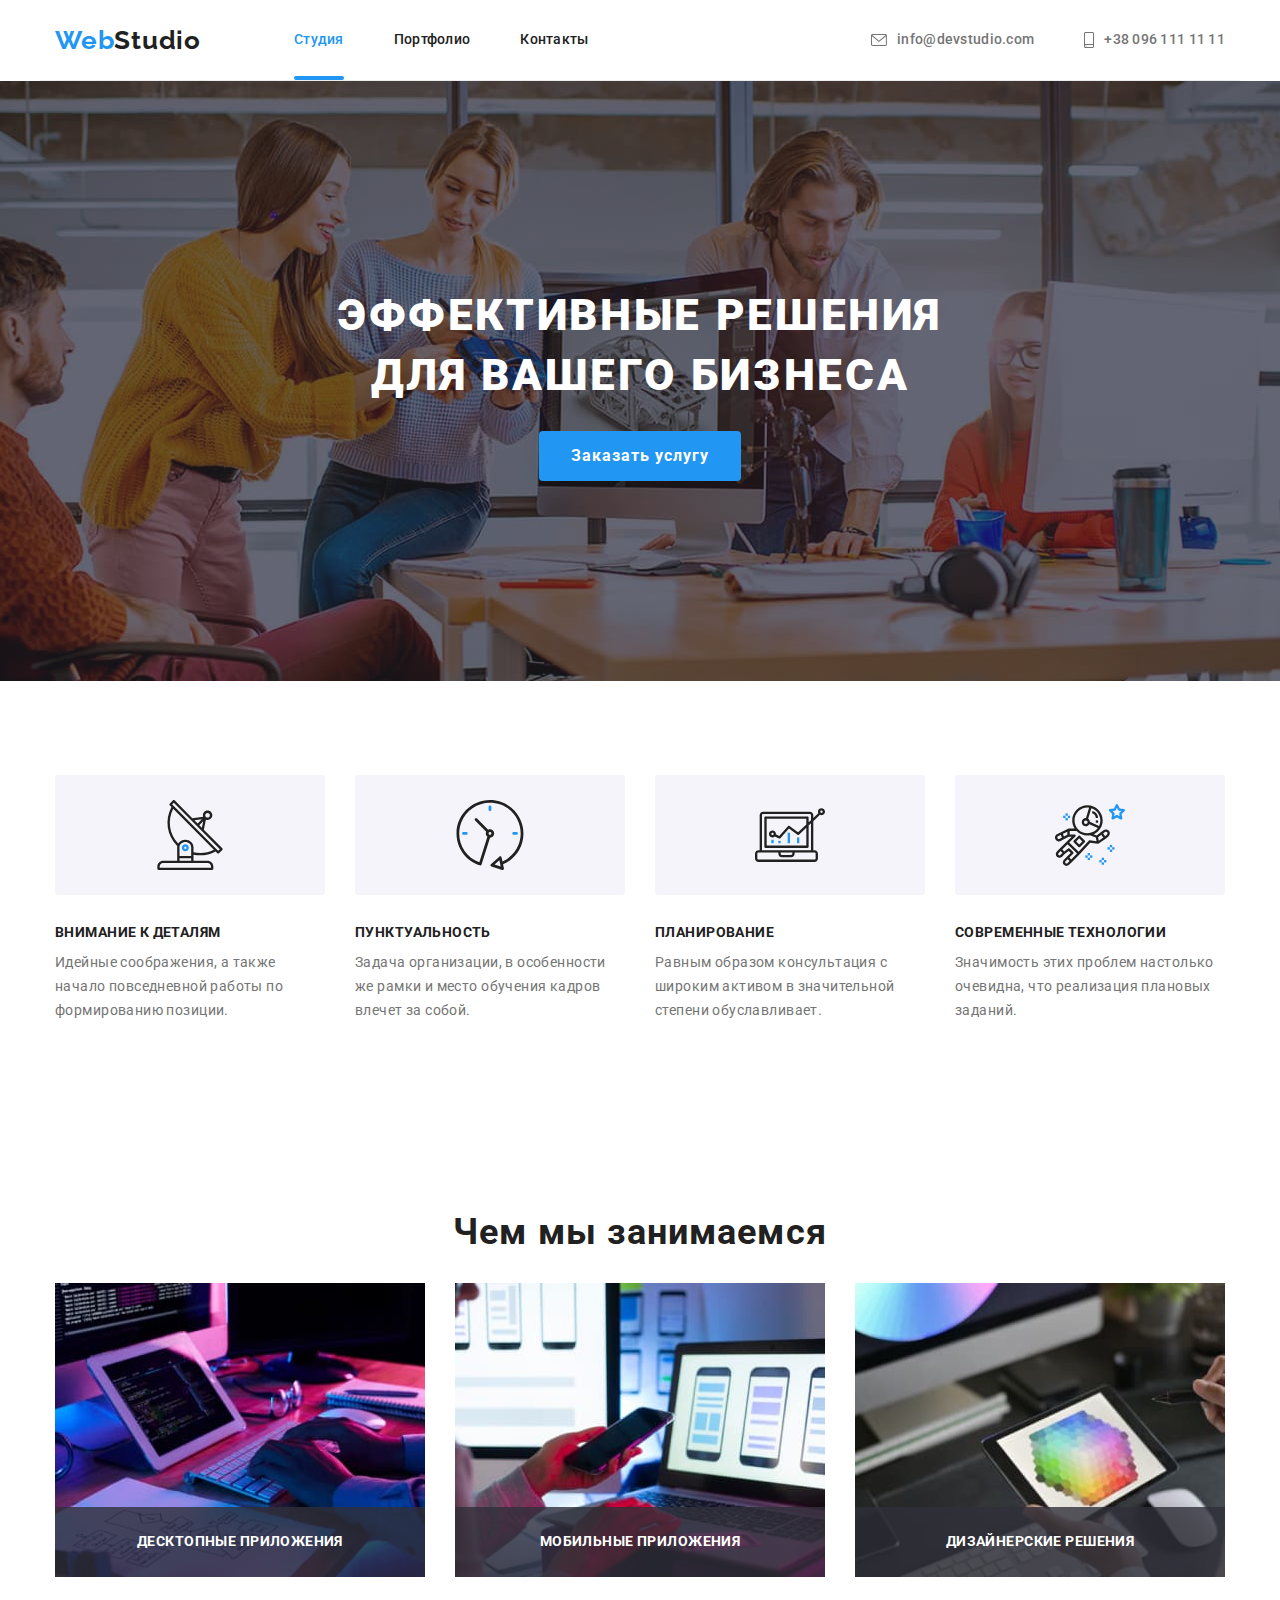
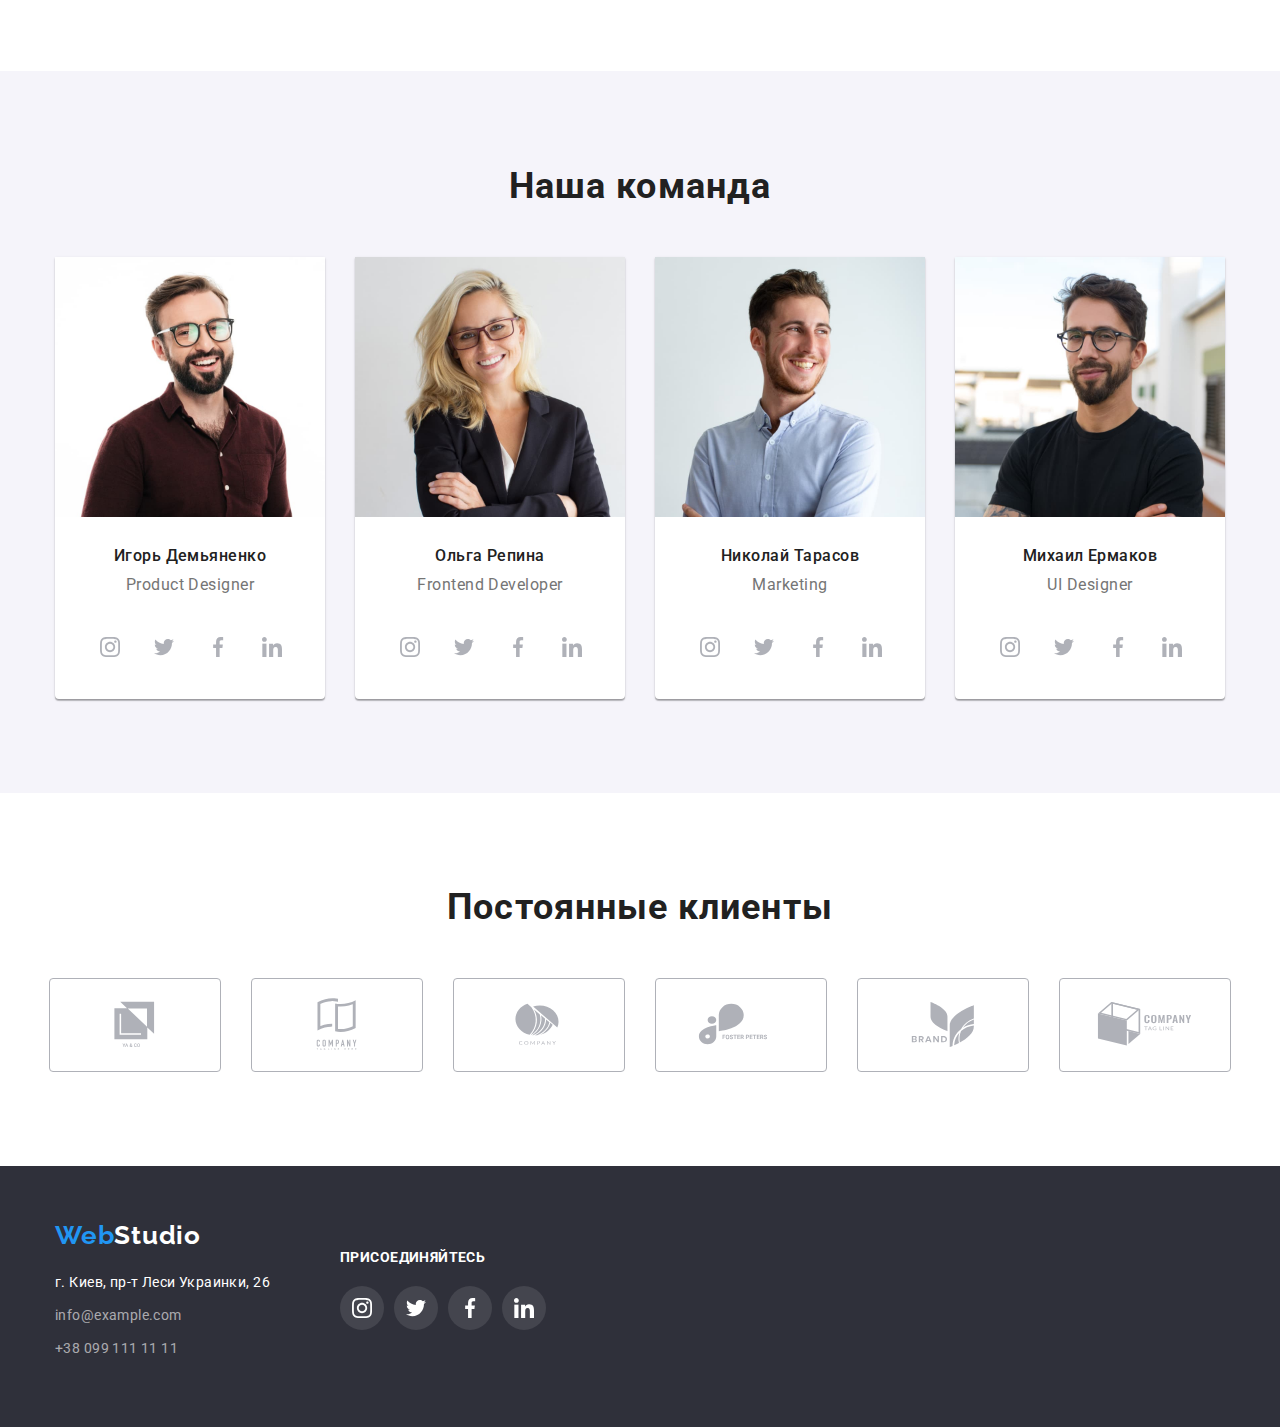
<file: index.html>
<!DOCTYPE html>
<html lang="ru" lang="en">
  <head>
    <meta charset="UTF-8" />
    <meta http-equiv="X-UA-Compatible" content="IE=edge" />
    <meta name="viewport" content="width=device-width, initial-scale=1.0" />
    <title>Студия</title>
    <link rel="shortcut icon" href="./images/favicon.ico" type="image/ico" />
    <link
      href="https://fonts.googleapis.com/css2?family=Raleway:wght@700&family=Roboto:wght@400;500;700;900&display=swap"
      rel="stylesheet"
    />
    <link
      rel="stylesheet"
      href="https://cdnjs.cloudflare.com/ajax/libs/modern-normalize/1.0.0/modern-normalize.min.css"
    />
    <link rel="stylesheet" href="./css/style.css" />
  </head>

  <body class="body">
    <header>
      <div class="container header">
        <nav class="navigation">
          <a class="logo-header" href="./index.html"> <span class="logo-web">Web</span>Studio </a>
          <ul class="nav-list">
            <li class="nav-item"><a class="nav-link open-page" href="./index.html">Студия</a></li>
            <li class="nav-item"><a class="nav-link" href="./portfolio.html ">Портфолио</a></li>
            <li class="nav-item"><a class="nav-link" href="/ ">Контакты</a></li>
          </ul>
        </nav>
        <ul class="list-contact">
          <li class="item-contact">
            <a class="link-contact" href="mailto:info@devstudio.com">
              <svg class="link-contact-mail" width="16px" height="12px">
                <use href="./images/icons.svg#icon-envelope"></use>
              </svg>
              info@devstudio.com
            </a>
          </li>
          <li class="item-contact">
            <a class="link-contact" href="tel:+380961111111">
              <svg class="link-contact-tel" width="10px" height="16px">
                <use href="./images/icons.svg#icon-smartphone"></use>
              </svg>
              +38 096 111 11 11
            </a>
          </li>
        </ul>
      </div>
    </header>

    <section class="section-hero">
      <div class="container container-hero">
        <h1 class="title-hero">Эффективные решения для вашего бизнеса</h1>
        <button class="button-hero" type="button" data-modal-open>Заказать услугу</button>
      </div>
    </section>

    <section class="benefits-section section">
      <div class="container">
        <ul class="benefits-list">
          <li class="benefits-item benefits-item-antenna">
            <h3 class="title">Внимание к деталям</h3>
            <p>Идейные соображения, а также начало повседневной работы по формированию позиции.</p>
          </li>

          <li class="benefits-item benefits-item-clock">
            <h3 class="title">Пунктуальность</h3>
            <p>
              Задача организации, в особенности же рамки и место обучения кадров влечет за собой.
            </p>
          </li>
          <li class="benefits-item benefits-item-diagram">
            <h3 class="title">Планирование</h3>
            <p>
              Равным образом консультация с широким активом в значительной степени обуславливает.
            </p>
          </li>
          <li class="benefits-item benefits-item-astronaut">
            <h3 class="title">Современные технологии</h3>
            <p>Значимость этих проблем настолько очевидна, что реализация плановых заданий.</p>
          </li>
        </ul>
      </div>
    </section>

    <section class="section-class section">
      <div class="container">
        <h2 class="title-class">Чем мы занимаемся</h2>
        <ul class="class-list">
          <li class="class-item">
            <img src="./images/box1.jpg" alt="Десктопные приложения" width="370" />
            <p class="class-text">Десктопные приложения</p>
          </li>
          <li class="class-item">
            <img src="./images/box2.jpg" alt="Мобильные приложения" width="370" />
            <p class="class-text">Мобильные приложения</p>
          </li>
          <li class="class-item">
            <img src="./images/box3.jpg" alt="Дизайнерские решения" width="370" />
            <p class="class-text">Дизайнерские решения</p>
          </li>
        </ul>
      </div>
    </section>

    <section class="section-command section">
      <div class="container">
        <h2 class="title-command">Наша команда</h2>
        <ul class="list-command">
          <li class="item-command">
            <img src="./images/img1.jpg" alt="фото игорь демьяненко" width="270" />
            <div class="command-name-position">
              <p class="text-name">Игорь Демьяненко</p>
              <p class="text-profession">Product Designer</p>
            </div>
            <ul class="list-command-icon">
              <li class="item-command-icon">
                <a class="link-command-icon" href="">
                  <svg class="svg-command-icon" width="20px" height="20px">
                    <use href="./images/icons.svg#icon-instagram"></use>
                  </svg>
                </a>
              </li>
              <li class="item-command-icon">
                <a class="link-command-icon" href="">
                  <svg class="svg-command-icon" width="20px" height="20px">
                    <use href="./images/icons.svg#icon-twitter"></use>
                  </svg>
                </a>
              </li>
              <li class="item-command-icon">
                <a class="link-command-icon" href="">
                  <svg class="svg-command-icon" width="20px" height="20px">
                    <use href="./images/icons.svg#icon-facebook"></use>
                  </svg>
                </a>
              </li>
              <li class="item-command-icon">
                <a class="link-command-icon" href="">
                  <svg class="svg-command-icon" width="20px" height="20px">
                    <use href="./images/icons.svg#icon-linkedin"></use>
                  </svg>
                </a>
              </li>
            </ul>
          </li>
          <li class="item-command">
            <img src="./images/img2.jpg" alt="фото ольга репина" width="270" />
            <div class="command-name-position">
              <p class="text-name">Ольга Репина</p>
              <p class="text-profession">Frontend Developer</p>
            </div>
            <ul class="list-command-icon">
              <li class="item-command-icon">
                <a class="link-command-icon" href="">
                  <svg class="svg-command-icon" width="20px" height="20px">
                    <use href="./images/icons.svg#icon-instagram"></use>
                  </svg>
                </a>
              </li>
              <li class="item-command-icon">
                <a class="link-command-icon" href="">
                  <svg class="svg-command-icon" width="20px" height="20px">
                    <use href="./images/icons.svg#icon-twitter"></use>
                  </svg>
                </a>
              </li>
              <li class="item-command-icon">
                <a class="link-command-icon" href="">
                  <svg class="svg-command-icon" width="20px" height="20px">
                    <use href="./images/icons.svg#icon-facebook"></use>
                  </svg>
                </a>
              </li>
              <li class="item-command-icon">
                <a class="link-command-icon" href="">
                  <svg class="svg-command-icon" width="20px" height="20px">
                    <use href="./images/icons.svg#icon-linkedin"></use>
                  </svg>
                </a>
              </li>
            </ul>
          </li>
          <li class="item-command">
            <img src="./images/img3.jpg" alt="фото николай тарасов" width="270" />
            <div class="command-name-position">
              <p class="text-name">Николай Тарасов</p>
              <p class="text-profession">Marketing</p>
            </div>
            <ul class="list-command-icon">
              <li class="item-command-icon">
                <a class="link-command-icon" href="">
                  <svg class="svg-command-icon" width="20px" height="20px">
                    <use href="./images/icons.svg#icon-instagram"></use>
                  </svg>
                </a>
              </li>
              <li class="item-command-icon">
                <a class="link-command-icon" href="">
                  <svg class="svg-command-icon" width="20px" height="20px">
                    <use href="./images/icons.svg#icon-twitter"></use>
                  </svg>
                </a>
              </li>
              <li class="item-command-icon">
                <a class="link-command-icon" href="">
                  <svg class="svg-command-icon" width="20px" height="20px">
                    <use href="./images/icons.svg#icon-facebook"></use>
                  </svg>
                </a>
              </li>
              <li class="item-command-icon">
                <a class="link-command-icon" href="">
                  <svg class="svg-command-icon" width="20px" height="20px">
                    <use href="./images/icons.svg#icon-linkedin"></use>
                  </svg>
                </a>
              </li>
            </ul>
          </li>
          <li class="item-command">
            <img src="./images/img4.jpg" alt="фото михаил ермаков" width="270" />
            <div class="command-name-position">
              <p class="text-name">Михаил Ермаков</p>
              <p class="text-profession">UI Designer</p>
            </div>
            <ul class="list-command-icon">
              <li class="item-command-icon">
                <a class="link-command-icon" href="">
                  <svg class="svg-command-icon" width="20px" height="20px">
                    <use href="./images/icons.svg#icon-instagram"></use>
                  </svg>
                </a>
              </li>
              <li class="item-command-icon">
                <a class="link-command-icon" href="">
                  <svg class="svg-command-icon" width="20px" height="20px">
                    <use href="./images/icons.svg#icon-twitter"></use>
                  </svg>
                </a>
              </li>
              <li class="item-command-icon">
                <a class="link-command-icon" href="">
                  <svg class="svg-command-icon" width="20px" height="20px">
                    <use href="./images/icons.svg#icon-facebook"></use>
                  </svg>
                </a>
              </li>
              <li class="item-command-icon">
                <a class="link-command-icon" href="">
                  <svg class="svg-command-icon" width="20px" height="20px">
                    <use href="./images/icons.svg#icon-linkedin"></use>
                  </svg>
                </a>
              </li>
            </ul>
          </li>
        </ul>
      </div>
    </section>

    <section class="regular-customers">
      <div class="container">
        <h2 class="title-customers">Постоянные клиенты</h2>
        <ul class="list-customers">
          <li class="item-customers">
            <a class="link-customers" href="">
              <svg class="svg-customers-icon" width="106px" height="60px">
                <use href="./images/icons.svg#icon-Logo1"></use>
              </svg>
            </a>
          </li>
          <li class="item-customers">
            <a class="link-customers" href="">
              <svg class="svg-customers-icon" width="106px" height="60px">
                <use href="./images/icons.svg#icon-Logo2"></use>
              </svg>
            </a>
          </li>
          <li class="item-customers">
            <a class="link-customers" href="">
              <svg class="svg-customers-icon" width="106px" height="60px">
                <use href="./images/icons.svg#icon-Logo3"></use>
              </svg>
            </a>
          </li>
          <li class="item-customers">
            <a class="link-customers" href="">
              <svg class="svg-customers-icon" width="106px" height="60px">
                <use href="./images/icons.svg#icon-Logo4"></use>
              </svg>
            </a>
          </li>
          <li class="item-customers">
            <a class="link-customers" href="">
              <svg class="svg-customers-icon" width="106px" height="60px">
                <use href="./images/icons.svg#icon-Logo5"></use>
              </svg>
            </a>
          </li>
          <li class="item-customers">
            <a class="link-customers" href="">
              <svg class="svg-customers-icon" width="106px" height="60px">
                <use href="./images/icons.svg#icon-Logo6"></use>
              </svg>
            </a>
          </li>
        </ul>
      </div>
    </section>

    <footer class="footer">
      <div class="container container-footer">
        <div class="address-position">
          <a class="logo-footer" href="./index.html"> <span class="logo-web">Web</span>Studio </a>
          <address class="address">
            <ul class="footer-list">
              <li class="item">
                <a
                  class="address-item footer-link"
                  href="https://goo.gl/maps/D85SnUthi7dSxmGW8"
                  target="_blank"
                  rel="noopener noreferrer"
                >
                  г. Киев, пр-т Леси Украинки, 26
                </a>
              </li>
              <li class="item">
                <a class="mailto-item footer-link" href="mailto:info@example.com"
                  >info@example.com</a
                >
              </li>
              <li class="item">
                <a class="tel-item footer-link" href="tel:+380991111111">+38 099 111 11 11</a>
              </li>
            </ul>
          </address>
        </div>
        <div class="icon-position">
          <h2 class="title-footer-icon">присоединяйтесь</h2>

          <ul class="list-footer-icon">
            <li class="item-footer-icon">
              <a class="link-footer-icon footer-link" href="">
                <svg class="svg-footer-icon" width="20px" height="20px">
                  <use href="./images/icons.svg#icon-instagram"></use>
                </svg>
              </a>
            </li>
            <li class="item-footer-icon">
              <a class="link-footer-icon footer-link" href="">
                <svg class="svg-footer-icon" width="20px" height="20px">
                  <use href="./images/icons.svg#icon-twitter"></use>
                </svg>
              </a>
            </li>
            <li class="item-footer-icon">
              <a class="link-footer-icon footer-link" href="">
                <svg class="svg-footer-icon" width="20px" height="20px">
                  <use href="./images/icons.svg#icon-facebook"></use>
                </svg>
              </a>
            </li>
            <li class="item-footer-icon">
              <a class="link-footer-icon footer-link" href="">
                <svg class="svg-footer-icon" width="20px" height="20px">
                  <use href="./images/icons.svg#icon-linkedin"></use>
                </svg>
              </a>
            </li>
          </ul>
        </div>
      </div>
    </footer>

    <div class="backdrop is-hidden" data-modal>
      <div class="modal">
        <button class="modal-button" data-modal-close>
          <svg class="svg-close-black" width="18px" height="18px">
            <use href="./images/icons.svg#icon-close-black"></use>
          </svg>
        </button>
      </div>
    </div>
    <script src="./js/modal.js"></script>
  </body>
</html>
</file>
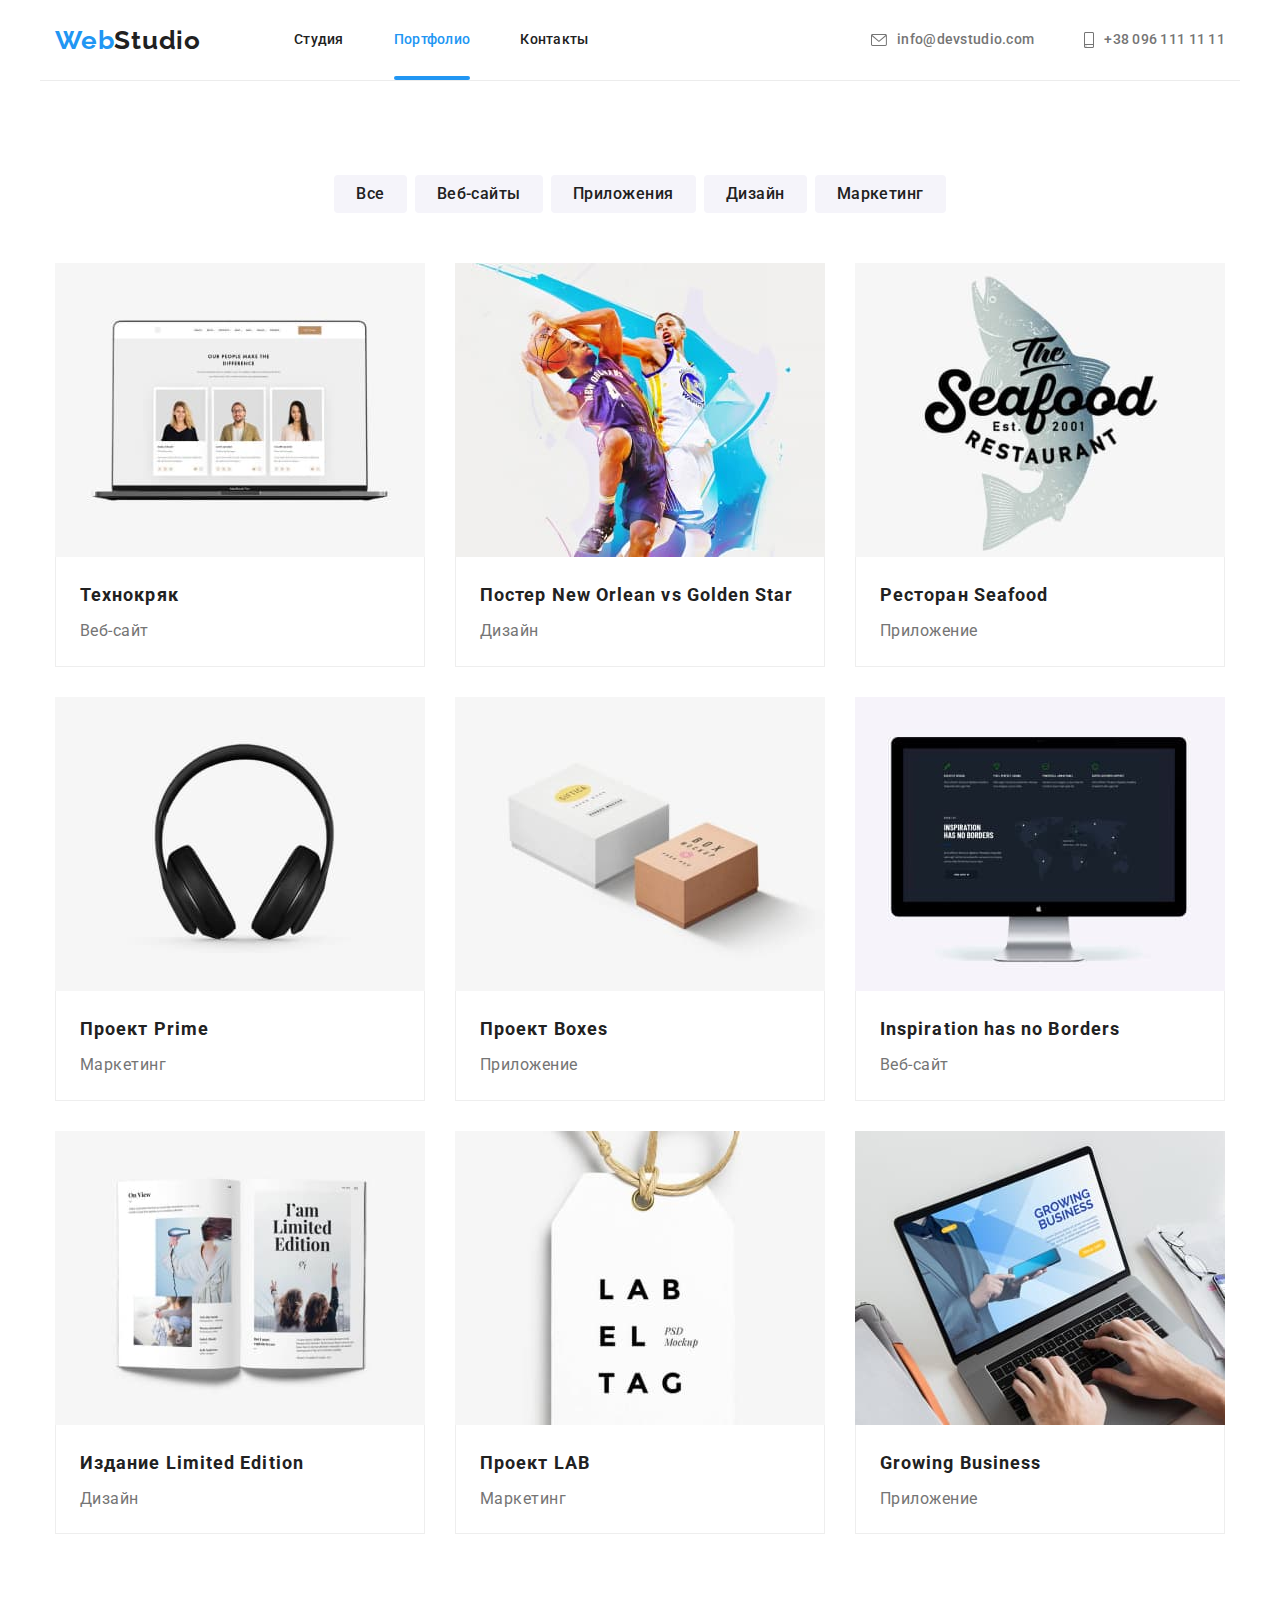
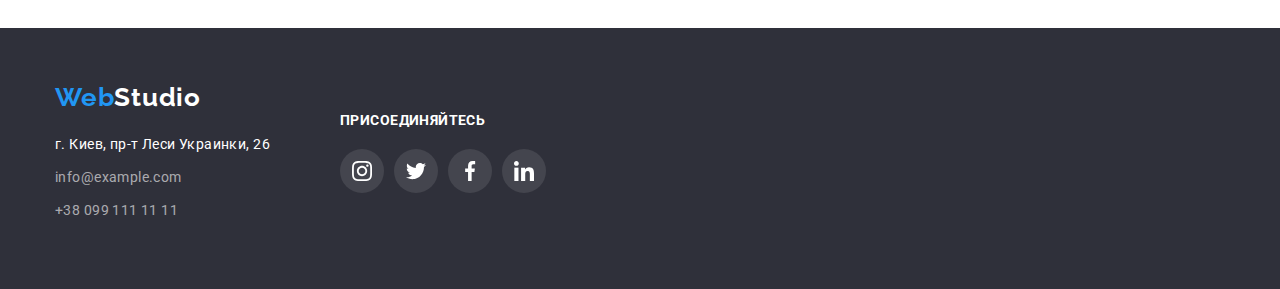
<file: portfolio.html>
<!DOCTYPE html>
<html lang="ru">
  <head>
    <meta charset="UTF-8" />
    <meta http-equiv="X-UA-Compatible" content="IE=edge" />
    <meta name="viewport" content="width=device-width, initial-scale=1.0" />
    <title>Портфолио</title>
    <link
      href="https://fonts.googleapis.com/css2?family=Raleway:wght@700&family=Roboto:wght@400;500;700;900&display=swap"
      rel="stylesheet"
    />
    <link
      rel="stylesheet"
      href="https://cdnjs.cloudflare.com/ajax/libs/modern-normalize/1.0.0/modern-normalize.min.css"
    />
    <link rel="stylesheet" href="./css/style.css" />
  </head>
  <body class="body">
    <header>
      <div class="container header">
        <nav class="navigation">
          <a class="logo-header" href="./index.html"> <span class="logo-web">Web</span>Studio </a>
          <ul class="nav-list">
            <li class="nav-item"><a class="nav-link" href="./index.html">Студия</a></li>
            <li class="nav-item">
              <a class="nav-link open-page" href="./portfolio.html ">Портфолио</a>
            </li>
            <li class="nav-item"><a class="nav-link" href="/ ">Контакты</a></li>
          </ul>
        </nav>
        <ul class="list-contact">
          <li class="item-contact">
            <a class="link-contact" href="mailto:info@devstudio.com">
              <svg class="link-contact-mail" width="16px" height="12px">
                <use href="./images/icons.svg#icon-envelope"></use>
              </svg>
              info@devstudio.com
            </a>
          </li>
          <li class="item-contact">
            <a class="link-contact" href="tel:+380961111111">
              <svg class="link-contact-tel" width="10px" height="16px">
                <use href="./images/icons.svg#icon-smartphone"></use>
              </svg>
              +38 096 111 11 11
            </a>
          </li>
        </ul>
      </div>
    </header>

    <main>
      <section class="section">
        <div class="container">
          <ul class="list-btn">
            <li class="item"><button class="button-item" type="button">Все</button></li>
            <li class="item"><button class="button-item" type="button">Веб-сайты</button></li>
            <li class="item"><button class="button-item" type="button">Приложения</button></li>
            <li class="item"><button class="button-item" type="button">Дизайн</button></li>
            <li class="item"><button class="button-item" type="button">Маркетинг</button></li>
          </ul>

          <ul class="section-achievements">
            <li class="item-descriptionte">
              <a class="link-achievements" href="#">
                <div class="thumb-overlay">
                  <img src="./images/img(9).jpg" alt="технокряк" width="370" height="294" />
                  <p class="text-overlay">
                    Технокряк это современная площадка распространения коронавируса. Компании
                    используют эту платформу для цифрового шпионажа и атак на защищённые сервера
                    конкурентов.
                  </p>
                </div>
                <div class="descriptionte-achievements">
                  <h2>Технокряк</h2>
                  <p class="text-description">Веб-сайт</p>
                </div>
              </a>
            </li>
            <li class="item-descriptionte">
              <a class="link-achievements" href="#">
                <div class="thumb-overlay">
                  <img
                    src="./images/img(1)(1).jpg "
                    alt="постер с баскетболистами"
                    width="370"
                    height="294"
                  />
                  <p class="text-overlay">
                    Технокряк это современная площадка распространения коронавируса. Компании
                    используют эту платформу для цифрового шпионажа и атак на защищённые сервера
                    конкурентов.
                  </p>
                </div>
                <div class="descriptionte-achievements">
                  <h2>Постер <span lang="en">New Orlean vs Golden Star</span></h2>
                  <p class="text-description">Дизайн</p>
                </div>
              </a>
            </li>
            <li class="item-descriptionte">
              <a class="link-achievements" href="#">
                <div class="thumb-overlay">
                  <img
                    src="./images/img(2)(1).jpg "
                    alt="постер с названием ресторана"
                    width="370"
                    height="294"
                  />
                  <p class="text-overlay">
                    Технокряк это современная площадка распространения коронавируса. Компании
                    используют эту платформу для цифрового шпионажа и атак на защищённые сервера
                    конкурентов.
                  </p>
                </div>
                <div class="descriptionte-achievements">
                  <h2>Ресторан <span lang="en">Seafood</span></h2>
                  <p class="text-description">Приложение</p>
                </div>
              </a>
            </li>
            <li class="item-descriptionte">
              <a class="link-achievements" href="#">
                <div class="thumb-overlay">
                  <img src="./images/img(3)(1).jpg  " alt="наушники" width="370" height="294" />
                  <p class="text-overlay">
                    Технокряк это современная площадка распространения коронавируса. Компании
                    используют эту платформу для цифрового шпионажа и атак на защищённые сервера
                    конкурентов.
                  </p>
                </div>
                <div class="descriptionte-achievements">
                  <h2>Проект <span lang="en">Prime</span></h2>
                  <p class="text-description">Маркетинг</p>
                </div>
              </a>
            </li>
            <li class="item-descriptionte">
              <a class="link-achievements" href="#">
                <div class="thumb-overlay">
                  <img src="./images/img(4)(1).jpg " alt="коробки" width="370" height="294" />
                  <p class="text-overlay">
                    Технокряк это современная площадка распространения коронавируса. Компании
                    используют эту платформу для цифрового шпионажа и атак на защищённые сервера
                    конкурентов.
                  </p>
                </div>
                <div class="descriptionte-achievements">
                  <h2>Проект <span lang="en">Boxes</span></h2>
                  <p class="text-description">Приложение</p>
                </div>
              </a>
            </li>
            <li class="item-descriptionte">
              <a class="link-achievements" href="#">
                <div class="thumb-overlay">
                  <img src="./images/img(5)(1).jpg  " alt="монитор" width="370" height="294" />
                  <p class="text-overlay">
                    Технокряк это современная площадка распространения коронавируса. Компании
                    используют эту платформу для цифрового шпионажа и атак на защищённые сервера
                    конкурентов.
                  </p>
                </div>
                <div class="descriptionte-achievements">
                  <h2>
                    <span lang="en">Inspiration has no Borders</span>
                  </h2>
                  <p class="text-description">Веб-сайт</p>
                </div>
              </a>
            </li>

            <li class="item-descriptionte">
              <a class="link-achievements" href="#">
                <div class="thumb-overlay">
                  <img
                    src="./images/img(6)(1).jpg "
                    alt="открытая книга"
                    width="370"
                    height="294"
                  />
                  <p class="text-overlay">
                    Технокряк это современная площадка распространения коронавируса. Компании
                    используют эту платформу для цифрового шпионажа и атак на защищённые сервера
                    конкурентов.
                  </p>
                </div>
                <div class="descriptionte-achievements">
                  <h2>Издание <span lang="en">Limited Edition</span></h2>
                  <p class="text-description">Дизайн</p>
                </div>
              </a>
            </li>
            <li class="item-descriptionte">
              <a class="link-achievements" href="#">
                <div class="thumb-overlay">
                  <img
                    src="./images/img(7)(1).jpg "
                    alt="белая бирка с текстом"
                    width="370"
                    height="294"
                  />
                  <p class="text-overlay">
                    Технокряк это современная площадка распространения коронавируса. Компании
                    используют эту платформу для цифрового шпионажа и атак на защищённые сервера
                    конкурентов.
                  </p>
                </div>
                <div class="descriptionte-achievements">
                  <h2>Проект <span lang="en">LAB</span></h2>
                  <p class="text-description">Маркетинг</p>
                </div>
              </a>
            </li>
            <li class="item-descriptionte">
              <a class="link-achievements" href="#">
                <div class="thumb-overlay">
                  <img src="./images/img(8)(1).jpg  " alt="ноутбук" width="370" height="294" />
                  <p class="text-overlay">
                    Технокряк это современная площадка распространения коронавируса. Компании
                    используют эту платформу для цифрового шпионажа и атак на защищённые сервера
                    конкурентов.
                  </p>
                </div>
                <div class="descriptionte-achievements">
                  <h2><span lang="en">Growing Business</span></h2>
                  <p class="text-description">Приложение</p>
                </div>
              </a>
            </li>
          </ul>
        </div>
      </section>
    </main>
    <footer class="footer">
      <div class="container container-footer">
        <div class="address-position">
          <a class="logo-footer" href="./index.html"> <span class="logo-web">Web</span>Studio </a>
          <address class="address">
            <ul class="footer-list">
              <li class="item">
                <a
                  class="address-item footer-link"
                  href="https://goo.gl/maps/D85SnUthi7dSxmGW8"
                  target="_blank"
                  rel="noopener noreferrer"
                >
                  г. Киев, пр-т Леси Украинки, 26
                </a>
              </li>
              <li class="item">
                <a class="mailto-item footer-link" href="mailto:info@example.com"
                  >info@example.com</a
                >
              </li>
              <li class="item">
                <a class="tel-item footer-link" href="tel:+380991111111">+38 099 111 11 11</a>
              </li>
            </ul>
          </address>
        </div>
        <div class="icon-position">
          <h2 class="title-footer-icon">присоединяйтесь</h2>

          <ul class="list-footer-icon">
            <li class="item-footer-icon">
              <a class="link-footer-icon footer-link" href="">
                <svg class="svg-footer-icon" width="20px" height="20px">
                  <use href="./images/icons.svg#icon-instagram"></use>
                </svg>
              </a>
            </li>
            <li class="item-footer-icon">
              <a class="link-footer-icon footer-link" href="">
                <svg class="svg-footer-icon" width="20px" height="20px">
                  <use href="./images/icons.svg#icon-twitter"></use>
                </svg>
              </a>
            </li>
            <li class="item-footer-icon">
              <a class="link-footer-icon footer-link" href="">
                <svg class="svg-footer-icon" width="20px" height="20px">
                  <use href="./images/icons.svg#icon-facebook"></use>
                </svg>
              </a>
            </li>
            <li class="item-footer-icon">
              <a class="link-footer-icon footer-link" href="">
                <svg class="svg-footer-icon" width="20px" height="20px">
                  <use href="./images/icons.svg#icon-linkedin"></use>
                </svg>
              </a>
            </li>
          </ul>
        </div>
      </div>
    </footer>
  </body>
</html>
</file>
<file: css/style.css>
:root{
--paragraph-text-color: #757575;
--title-text-color: #212121;
--interactive-element-color: #2196F3;
--footer-background-color: #2F303A;
--мain-font-size: 14px;
--hero-background-color: #C4C4C4;
}

h1,
h2,
h3,
h4,
h5,
h6,
p,
ul {
margin: 0;
}

img {
display: block;
width: 100%; 
height: auto;
} 


button {
cursor: pointer;
}

.section {
   padding-top: 94px;
   padding-bottom: 94px;
}

/* container */

.container {
width: 1200px;
padding-left: 15px;
padding-right: 15px;
margin-left: auto;
margin-right: auto;

}
.body { 
font-family: Roboto, sans-serif;
color: var(--paragraph-text-color); 
}

li {
list-style: none;}

a {
text-decoration: none;}



/* Logo */
.logo-header {

font-family: Raleway, sans-serif;
font-weight: bold;
font-size: 26px;
line-height: 1.19;
letter-spacing: 0.03em;
color: var(--title-text-color);

}
.logo:hover,
.logo:focus{
color: var(--interactive-element-color);
}

.logo-web{
color: var(--interactive-element-color);
}

/* Header */

/* icon */

.link-contact-mail{
display: flex;
margin-right: 10px;
fill: currentColor;
}

.link-contact-tel {
display: flex;
margin-right: 10px;
fill: currentColor;
}



         /* position Header */

.open-page::after{
   content: "";
   position: absolute;
   bottom: 0;
   display: flex;
   height: 4px;
   width: 100%;
   border-radius: 2px;
   background-color: #2196F3;
}


.nav-item {
position: relative;
}

.header {
display: flex;
align-items:center;
border-bottom-width: 1px;
border-bottom-style: solid;
border-bottom-color: #ECECEC;


}
.navigation {
display: flex; 
align-items:center;
padding-left: 0;

}

.nav-list {
display: flex; 
align-items:center;
padding: 0;
margin-left: 93px;
}

.nav-list .nav-item:not(:last-child)
{
margin-right: 50px; 
}

.list-contact .item-contact + .item-contact{
margin-left: 50px;
}

.list-contact {
display: flex; 
align-items:center;
padding-left: 0;
margin-left: auto;
}

.nav-link { 
display: block;
padding-top: 32px;
padding-bottom: 32px;

font-weight: 500;
font-size: 14px;
line-height: 1.14;
letter-spacing: 0.02em;
color: #212121;
transition: color 250ms cubic-bezier(0.4, 0, 0.2, 1);
}

.nav-link:hover,
.nav-link:focus{
color: var(--interactive-element-color);
}
.open-page {
color: var(--interactive-element-color);
}



.link-contact {
display: flex;
padding-top: 32px;
padding-bottom: 32px;
font-weight: 500;
font-size: 14px;
line-height: 1.14;
letter-spacing: 0.02em;
color:var(--paragraph-text-color);
align-items: center;
transition: color 250ms cubic-bezier(0.4, 0, 0.2, 1);
}

.link-contact:hover,
.link-contact:focus {
color: var(--interactive-element-color);  
}



                           /* Hero */

.title-hero{
font-weight: 900;
font-size: 44px;
line-height: 1.36;
letter-spacing: 0.06em;
text-transform: uppercase;
color: #FFFFFF;

text-align: center;
margin: 0 auto;
max-width: 696px;
}
.section-hero{ 
padding-top: 205px;
padding-bottom: 200px;
margin-left: auto;
margin-right: auto;
min-height: 600px;
max-width: 1600px;

background-color: var(--hero-background-color);
background-image: linear-gradient(rgba(47, 48, 58, 0.4), rgba(47, 48, 58, 0.4)), 
url(../images/hero.jpg);
background-repeat: no-repeat;
background-size: cover;
background-position: center;

}

.container-hero{
text-align:center;

}

.button-hero {
   margin-top: 25px ;
font-weight: bold;
font-size: 16px;
line-height: 1.9;
text-align: center;
letter-spacing: 0.06em;
color: #FFFFFF;
background: #2196F3;
border-radius: 4px;
border: 0;
padding: 10px 32px;
transform: scale(1);
transition: transform 250ms cubic-bezier(0.4, 0, 0.2, 1);
   }

   .button-hero:hover {
box-shadow: 0px 3px 1px rgba(0, 0, 0, 0.1), 0px 1px 2px rgba(0, 0, 0, 0.08), 0px 2px 2px rgba(0, 0, 0, 0.12);
transform: scale(1.05);

   }
   

   /* Секция преимущества */

.benefits-list {
display: flex;
padding-left: 0;
   }
.benefits-list .title {
   margin-bottom: 10px;
}

.benefits-list .benefits-item:not(:last-child)
{margin-right: 30px; 
}

.benefits-list .benefits-item{
width: 270px;
/* height: 101px; */
list-style-type: none;
}

   .benefits-section h3 {
font-weight: bold;
font-size: 14px;
line-height: 1.14;
letter-spacing: 0.03em;
text-transform: uppercase;
color: var(--title-text-color);
   }

.benefits-section p{
font-weight: normal;
font-size: 14px;
line-height: 1.71;
letter-spacing: 0.03em;
color: var(--paragraph-text-color)
   }

/* подключение изображения */

.benefits-item::before {
   display: block;
   content:"";
   height: 120px;
   background-position: center;
   background-size: auto;
   background-repeat: no-repeat;
   background-color: #F5F4FA;
   border-radius: 4px;
   margin-bottom: 30px;

}
.benefits-item-antenna::before {
   background-image: url(../images/antenna.svg);}

   .benefits-item-clock::before{ 
   background-image: url(../images/clock.svg);
   }

   .benefits-item-diagram::before {
background-image: url(../images/diagram.svg)
   }
   .benefits-item-astronaut::before{
      background-image: url(../images/astronaut.svg);
   }
   

   /* Чем мы занимаемся */

.class-item {
position:relative;
   }

   .class-text {
position: absolute; 
left: 0;
bottom: 0;
width: 100%;
height: 70px;
background: rgba(47, 48, 58, 0.8);

text-align: center;
padding-top: 27px;
padding-bottom: 27px;
font-weight: bold;
font-size: 14px;
line-height: 1.14;
text-align: center;
letter-spacing: 0.03em;
text-transform: uppercase;
color: #FFFFFF;
   }

.section-command {
   background-color: #F5F4FA;
} 
.class-list {
display: flex;
padding-left: 0;
   }

.class-list .class-item:not(:last-child)
{
margin-right: 30px; 
}

.title-class {
   margin-bottom: 30px;
}

   .title-class,
   .title-command{
font-weight: bold;
font-size: 36px;
line-height: 42px;
text-align: center;
letter-spacing: 0.03em;
color: var(--title-text-color); 
   }
   

                      /* Наша команда */


.list-command {
display: flex;
padding-left: 0; 
}
.title-command {
margin-bottom: 50px;
}
.list-command .item-command{
box-shadow: 0px 1px 3px rgba(0, 0, 0, 0.12), 0px 1px 1px rgba(0, 0, 0, 0.14), 0px 2px 1px rgba(0, 0, 0, 0.2);
border-radius: 0px 0px 4px 4px;
list-style: none;
background-color: #FFFFFF;
}

.list-command .item-command:not(:last-child) {
   margin-right: 30px;
}

.command-name-position {
padding-top: 30px;
padding-bottom: 30px;
}

   .text-name {
text-align: center;
margin-bottom: 10px;

font-weight: 500;
font-size: 16px;
line-height: 1.18;
text-align: center;
letter-spacing: 0.03em;
color: var(--title-text-color);
   }
   .text-profession {
font-size: 16px;
line-height: 1.18;
text-align: center;
letter-spacing: 0.03em;
color: var(--paragraph-text-color);
   }

                     /* свойства иконок команды */

.list-command-icon {
display: flex;
list-style: none;
justify-content:center;
padding: 0px 30px 30px 32px;
}

.link-command-icon {
background-color: #FFFFFF;
width: 44px;
height: 44px;
border-radius: 50%;
display: flex;
justify-content: center;
align-items: center;
color: #AFB1B8;
transition: color 250ms cubic-bezier(0.4, 0, 0.2, 1), 
background-color 250ms cubic-bezier(0.4, 0, 0.2, 1);
}

.svg-command-icon {
width: 20px;
height: 20px;
fill: currentColor;
}

.item-command-icon:not(:last-child) {
margin-right: 10px;
}

.link-command-icon:hover,
.link-command-icon:focus{
   background-color:#2196F3;
   color: #FFFFFF;
}  

                        /* section regular-customers */

.regular-customers {
   padding-top: 94px;
   padding-bottom: 94px;
}

.title-customers {
font-style: normal;
font-weight: bold;
font-size: 36px;
line-height: 1,16px;
text-align: center;
letter-spacing: 0.03em;
color: #212121;
margin-bottom: 50px;
}

.list-customers {
   display: flex; 
   list-style: none;
   justify-content: center;
   padding: 0;
}
.link-customers {
border: 1px solid #AFB1B8;
border-radius: 4px;
padding: 16px 32px;
display: flex;
justify-content: center;
align-items: center;
color: #afb1b8;
transition: color 250ms cubic-bezier(0.4, 0, 0.2, 1), 
border 250ms cubic-bezier(0.4, 0, 0.2, 1);
}

.item-customers:not(:last-child) {
margin-right: 30px   ;
}

.svg-customers-icon {
fill: currentColor;
}
.link-customers:hover,
.link-customers:focus{
color: #2196F3;
border: 1px solid #2196F3;
}



                                          /* Footer */

.footer-list {
display: inline-block;
padding-left: 0;
}

.footer-list .item:not(:last-child) {
margin-bottom: 9px; 
}

   .logo-footer{
display: inline-block;
margin-bottom: 20px;
font-family: Raleway, sans-serif;
font-weight: bold;
font-size: 26px;
line-height: 1.19;
letter-spacing: 0.03em;
color: #FFFFFF;
   }

.footer {
   background: var(--footer-background-color) ;
padding-top: 54px;
padding-bottom: 66px;
}
   
   .address-item {
font-size: 14px;
line-height: 1.71;
letter-spacing: 0.03em;
color: #FFFFFF;
   }
.address-item{
font-style: normal;
font-weight: normal;
font-size: 14px;
line-height: 1.71;
letter-spacing: 0.03em;
color: #FFFFFF;
}


.mailto-item,
.tel-item {
font-style: normal;
font-weight: normal;
font-size: 14px;
line-height: 1.71;
letter-spacing: 0.03em;
color: rgba(255, 255, 255, 0.6);

}

.footer-link { 
transition: color 250ms cubic-bezier(0.4, 0, 0.2, 1); 
}




                                         /* icon footer */

.container-footer {
   display: flex;
   align-items: center;
}

.list-footer-icon {
   display: flex;
   list-style: none;
   padding: 0;
}
.link-footer-icon {
background-color: #44454E;
width: 44px;
height: 44px;
   border-radius: 50%;
   display: flex;
   justify-content: center;
   align-items: center;
   transition: background-color 250ms cubic-bezier(0.4, 0, 0.2, 1); 
}

.svg-footer-icon{
   width: 20px;
   height: 20px;
   fill: #FFFFFF;
}

.link-footer-icon:hover,
.link-footer-icon:focus{
background-color: #2196F3;}

.title-footer-icon {
font-style: normal;
font-weight: bold;
font-size: 14px;
line-height: 1.14;
letter-spacing: 0.03em;
text-transform: uppercase;
color: #FFFFFF;
margin-bottom: 20px;
}

.item-footer-icon:not(:last-child) {
margin-right: 10px;
}
.icon-position {
   margin-left: 70px;
}



                                     /* Стили для портфолио */

/* button */

.list-btn {
   display: flex;
   justify-content: center;
   margin-bottom: 50px;
   padding-left: 0;
}
.list-btn .item:not(:last-child){
margin-right: 8px;

}
.button-item {
border-radius: 4px;
border: 0;
padding: 6px 22px;
}

.button-item {
font-weight: 500;
font-size: 16px;
line-height: 26px;
text-align: center;
letter-spacing: 0.03em;
color:var(--title-text-color);
background: #F5F4FA;
cursor: pointer;
transition: background-color 250ms cubic-bezier(0.4, 0, 0.2, 1),
color 250ms cubic-bezier(0.4, 0, 0.2, 1),
background 250ms cubic-bezier(0.4, 0, 0.2, 1),
box-shadow 250ms cubic-bezier(0.4, 0, 0.2, 1);
}

.button-item:hover {
color: #FFFFFF;
background: #2196F3;
box-shadow: 0px 1px 3px rgba(0, 0, 0, 0.12), 0px 1px 1px rgba(0, 0, 0, 0.14), 0px 2px 1px rgba(0, 0, 0, 0.2);
}


/*  Примери работ */

.link-achievements {
   display: block;
   transition: box-shadow 250ms cubic-bezier(0.4, 0, 0.2, 1);
}

.section-achievements {
display: flex;
flex-wrap: wrap;
padding-left: 0;
margin-top: -30px;
margin-left: -30px;
}

.section-achievements > .item-descriptionte{
margin-top: 30px;
margin-left: 30px;
flex-basis: calc(100% / 3 - 30px);
list-style: none;
}


.link-achievements:hover,
.link-achievements:focus
{ box-shadow: 0px 1px 1px rgba(0, 0, 0, 0.12), 0px 4px 4px rgba(0, 0, 0, 0.06), 1px 4px 6px rgba(0, 0, 0, 0.16);}

.descriptionte-achievements{
padding: 20px 24px;  
border: 1px solid #EEEEEE;
border-top: none;}

.text-description {
margin-top: 4px;
font-weight: normal;
font-size: 16px;
line-height: 1.8;
letter-spacing: 0.03em;
color: var(--paragraph-text-color);
}

.section-achievements h2 {
font-weight: bold;
font-size: 18px;
line-height: 2;
letter-spacing: 0.06em;
color: var(--title-text-color)
}


                  /* Overlay */
.thumb-overlay {
   position: relative;
   max-width:  370px;
   max-height: 294px;
   overflow: hidden;
}

.text-overlay {
position: absolute;
top: 0;
left: 0;
width: 100%;
height: 100%;
font-size: 18px;
line-height: 1.5;
letter-spacing: 0.03em;
color: #FFFFFF; 
background-color: rgba(33, 150, 243, 0.9); 
padding: 63px 24px;
transform: translateY(100%);
transition: transform 250ms cubic-bezier(0.4, 0, 0.2, 1);
}


.link-achievements:hover .text-overlay {
transform: translateY(0);
}


               /*  Модальное окно */
.backdrop.is-hidden{
visibility: hidden;
opacity: 0;
pointer-events: none;

}

.backdrop {
position: fixed;
top: 0%;
left: 0%;
width: 100%;
height: 100%;
background-color: rgba(0, 0, 0, 0.2);
opacity: 1;
transition: opacity 250ms cubic-bezier(0.4, 0, 0.2, 1);
}

.backdrop.is-hidden .modal{
transform: translate(-50%, -50%) scale(1.1);
visibility: hidden;

}
.modal {
position: absolute;
top: 50%;
left: 50%;
min-width: 528px;
min-height: 581px;
transform: translate(-50%, -50%) scale(1);
transition: transform 250ms cubic-bezier(0.4, 0, 0.2, 1),
visibility 250ms cubic-bezier(0.4, 0, 0.2, 1);
background-color: #FFFFFF;
padding: 8px;
visibility: visible;
}

.svg-close-black {
fill: black;
}
.modal-button {
position: absolute;
top: 8px;
right: 8px;
display: flex;
justify-content: center;
align-items: center;
width: 30px;
height: 30px;
padding: 0;
border: 1px solid rgba(0, 0, 0, 0.1);
border-radius: 50%;
background: #FFFFFF;
}
</file>
